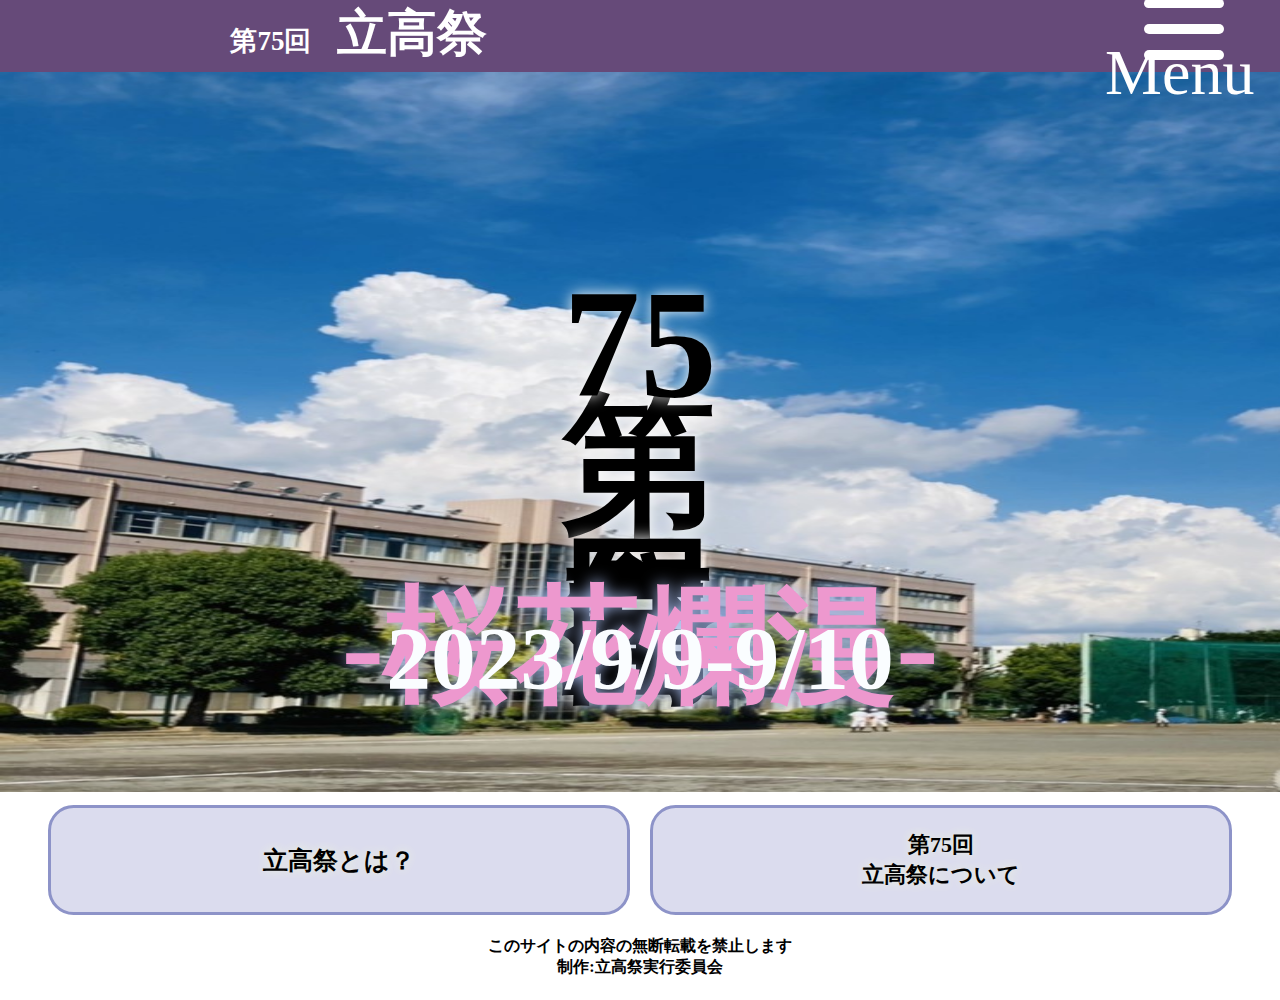
<file: index.html>
<!DOCTYPE html>

<head>
    <meta charset="utf-8">
    <link rel="stylesheet" href="style.css">
    <link rel="icon" href="images/favicon.ico">
    <link rel="apple-touch-icon" sizes="180x180" href="images/apple-touch-icon.png">
    <meta name="viewport"
        content="width=device-width,initial-scale=1.0,minimum-scale=1.0,maximum-scale=1.0,user-scalable=no">
    <script type="text/javascript" src="main.js"></script>

    <title>ホーム-立高祭</title>
</head>

<!-- Google tag (gtag.js) -->
<script async src="https://www.googletagmanager.com/gtag/js?id=G-M7EDTWMFQ1"></script>
<script>
  window.dataLayer = window.dataLayer || [];
  function gtag(){dataLayer.push(arguments);}
  gtag('js', new Date());

  gtag('config', 'G-M7EDTWMFQ1');
</script>

<body>
    <div id="script"></div>
    <span id="js-code"></span>
    <header class="header-box">
        <a href="index.html"><h1 id="header-kai">第75回<span id="header-text">立高祭</span></h1></a>
        <span class="menu_text">Menu</span>
        <!-- ハンバーガーメニュー部分 -->
        <div class="nav">
            <!-- ハンバーガーメニューの表示・非表示を切り替えるチェックボックス -->
            <input id="drawer_input" class="drawer_hidden" type="checkbox">
            <!-- ハンバーガーアイコン -->
            <label for="drawer_input" class="drawer_open"><span></span></label>

            <!-- メニュー -->
            <nav class="nav_content">
                <ul class="nav_list">
                    <li class="nav_item"><a href="whatis.html">立高祭とは？</a></li>
                    <li class="nav_item"><a href="about.html">今年の立高祭</a></li>
                    <li class="nav_item"><a href="map.html">校内マップ</a></li>
                    <li class="nav_item"><a href="detail.html">発表一覧</a></li>
                    <li class="nav_item"><a href="kuchikomi.html">口コミ</a></li>
                    <li class="nav_item"><a href="access.html">アクセス</a></li>
                    <li class="nav_item"><a href="site.html">このサイトについて</a></li>
                    <li class="nav_item"><a href="license.html">利用規約</a></li>
                </ul>
            </nav>
        </div>
    </header>

    <div class="main">
        <img src="images/top_pic.jpg" class="sp_top_img">
        <h1 class="title">第<span>75</span>回立高祭</h1>
        <h2 class="title2">-桜花爛漫-</h2>
        <h3 class="date">2023/9/9-9/10</h3>

        <div class="minicontainer">
            <a class="toha" href="whatis.html">
                <div>
                    <p>立高祭とは？</p>
                </div>
            </a>

            <a class="tuite" href="about.html">
                <div>
                    <p>第75回<br>立高祭について</p>
                </div>
            </a>
        </div>

        <h4>このサイトの内容の無断転載を禁止します
            <br>
            制作:立高祭実行委員会
        </h4>

    </div>

</body>

</html>
</file>
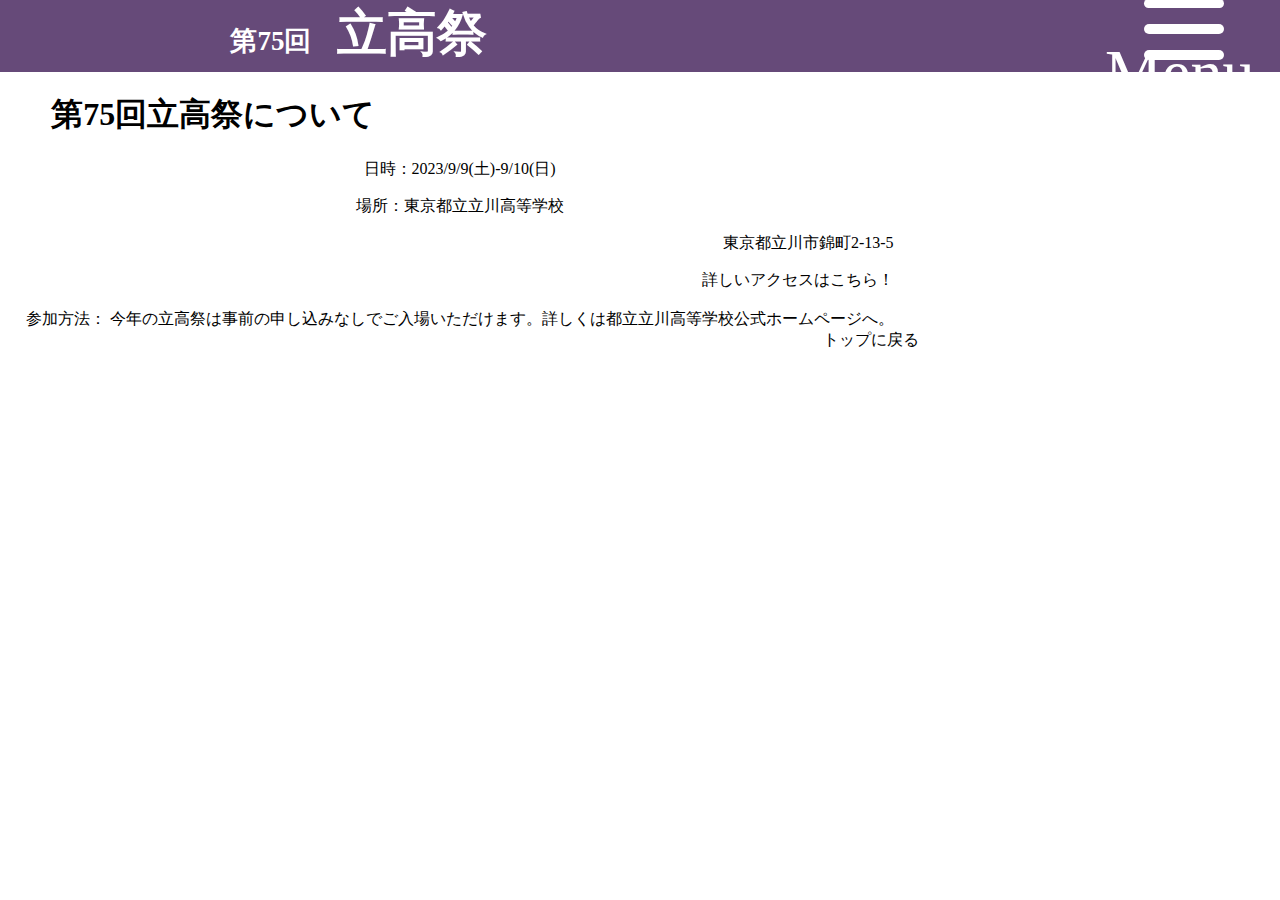
<file: about.html>
<!DOCTYPE html>
<html>

<head>
  <meta charset="utf-8">
  <link rel="stylesheet" href="style.css">
  <link rel="icon" href="images/favicon.ico">
  <link rel="apple-touch-icon" sizes="180x180" href="apple-touch-icon.png">
  <title>立高祭について-立高祭</title>
  <meta name="viewport"
    content="width=device-width,initial-scale=1.0,minimum-scale=1.0,maximum-scale=1.0,user-scalable=no">
</head>

<!-- Google tag (gtag.js) -->
<script async src="https://www.googletagmanager.com/gtag/js?id=G-M7EDTWMFQ1"></script>
<script>
  window.dataLayer = window.dataLayer || [];
  function gtag(){dataLayer.push(arguments);}
  gtag('js', new Date());

  gtag('config', 'G-M7EDTWMFQ1');
</script>

<body style="text-align:center;">
  <header class="header-box">
    <a href="index.html">
      <h1 id="header-kai">第75回<span id="header-text">立高祭</span></h1>
    </a>
    <span class="menu_text">Menu</span>
    <!-- ハンバーガーメニュー部分 -->
    <div class="nav">
      <!-- ハンバーガーメニューの表示・非表示を切り替えるチェックボックス -->
      <input id="drawer_input" class="drawer_hidden" type="checkbox">
      <!-- ハンバーガーアイコン -->
      <label for="drawer_input" class="drawer_open"><span></span></label>

      <!-- メニュー -->
      <nav class="nav_content">
        <ul class="nav_list">
          <li class="nav_item"><a href="whatis.html">立高祭とは？</a></li>
          <li class="nav_item"><a href="about.html">今年の立高祭</a></li>
          <li class="nav_item"><a href="map.html">校内マップ</a></li>
          <li class="nav_item"><a href="detail.html">発表一覧</a></li>
          <li class="nav_item"><a href="access.html">アクセス</a></li>
          <li class="nav_item"><a href="site.html">このサイトについて</a></li>
          <li class="nav_item"><a href="license.html">ライセンス</a></li>
        </ul>
      </nav>
    </div>
  </header>

  <div class="main">
    <h1 class="title_text" style="text-align:left;">第75回立高祭について</h1>

    <div class="container1">
      <p>日時：2023/9/9(土)-9/10(日)</p>
      <p>場所：東京都立立川高等学校</p>
      <p style="text-align:right;">東京都立川市錦町2-13-5</p>

      <div style="text-align:right;"><a href="access.html">詳しいアクセスはこちら！</a></div>
      <br>



      <div class="container2">
        <a class="sanka">
          参加方法：
        </a>
        <a class="tyuuibun">
          今年の立高祭は事前の申し込みなしでご入場いただけます。詳しくは都立立川高等学校公式ホームページへ。
        </a>
      </div>


    </div>


    <div style="text-align:right;">
      <a href="index.html" style="text-decoration: none;">トップに戻る</a>
    </div>

  </div>

</body>

</html>
</file>
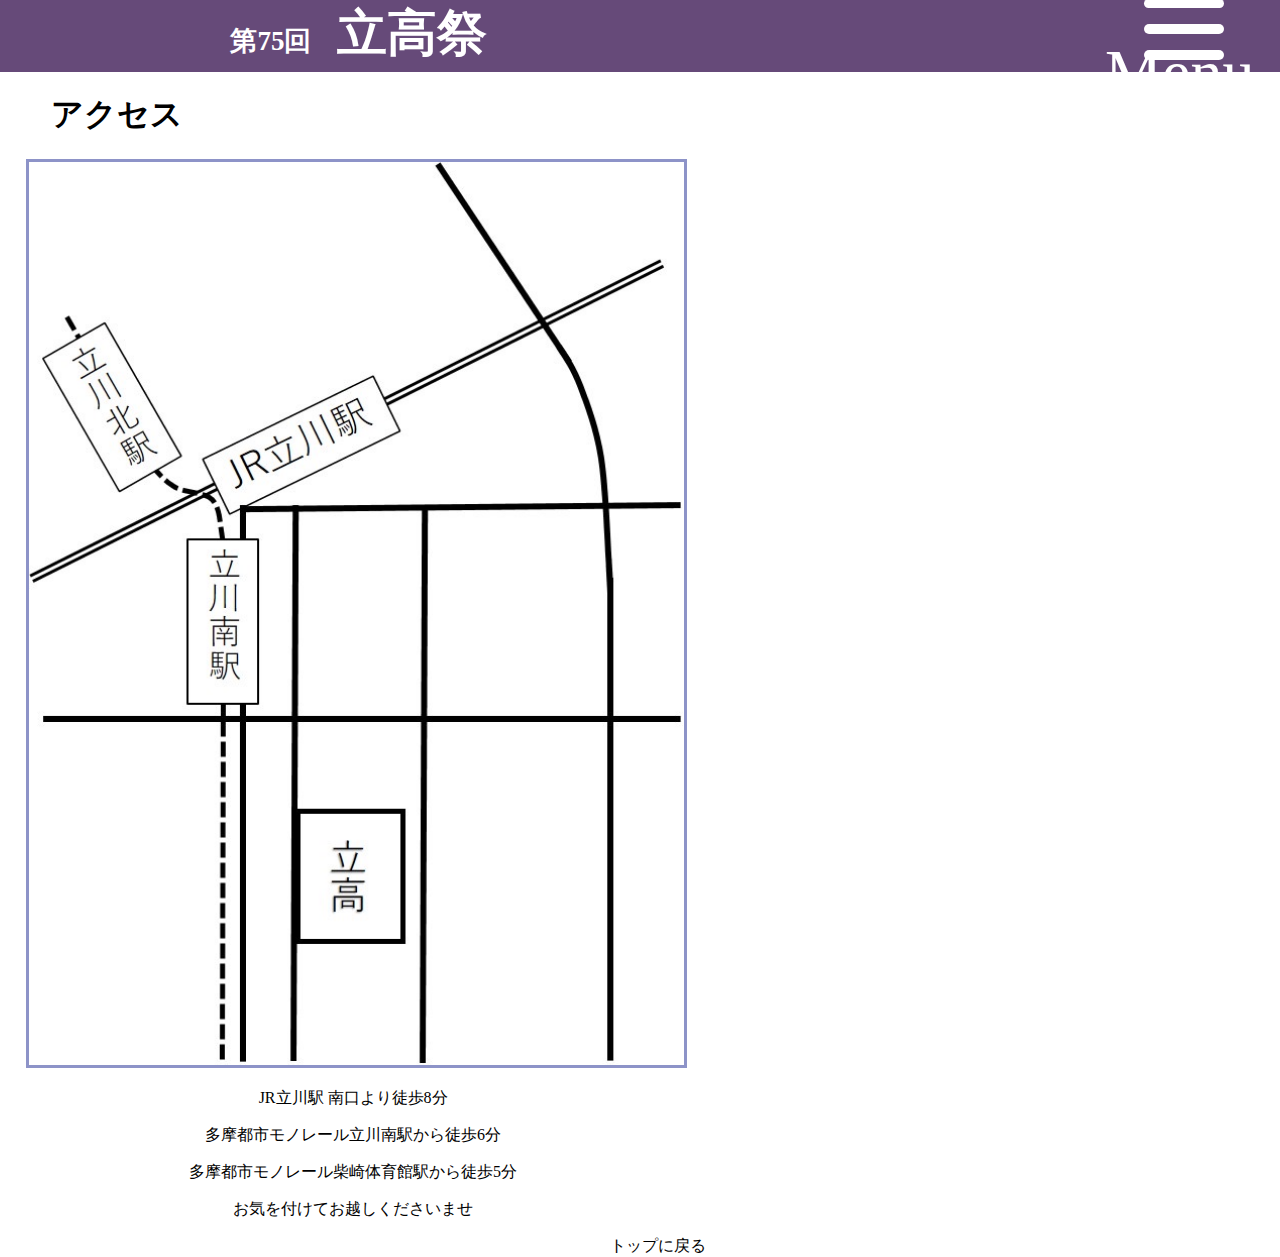
<file: access.html>
<!DOCTYPE html>
<html>

<head>
  <meta charset="utf-8">
  <link rel="stylesheet" href="style.css">
  <link rel="icon" href="images/favicon.ico">
  <link rel="apple-touch-icon" sizes="180x180" href="apple-touch-icon.png">
  <title>アクセス-立高祭</title>
  <meta name="viewport"
    content="width=device-width,initial-scale=1.0,minimum-scale=1.0,maximum-scale=1.0,user-scalable=no">
</head>

<!-- Google tag (gtag.js) -->
<script async src="https://www.googletagmanager.com/gtag/js?id=G-M7EDTWMFQ1"></script>
<script>
  window.dataLayer = window.dataLayer || [];
  function gtag(){dataLayer.push(arguments);}
  gtag('js', new Date());

  gtag('config', 'G-M7EDTWMFQ1');
</script>

<body style="text-align:center;">
  <header class="header-box">
    <a href="index.html">
      <h1 id="header-kai">第75回<span id="header-text">立高祭</span></h1>
    </a>
    <span class="menu_text">Menu</span>
    <!-- ハンバーガーメニュー部分 -->
    <div class="nav">
      <!-- ハンバーガーメニューの表示・非表示を切り替えるチェックボックス -->
      <input id="drawer_input" class="drawer_hidden" type="checkbox">
      <!-- ハンバーガーアイコン -->
      <label for="drawer_input" class="drawer_open"><span></span></label>

      <!-- メニュー -->
      <nav class="nav_content">
        <ul class="nav_list">
          <li class="nav_item"><a href="whatis.html">立高祭とは？</a></li>
          <li class="nav_item"><a href="about.html">今年の立高祭</a></li>
          <li class="nav_item"><a href="map.html">校内マップ</a></li>
          <li class="nav_item"><a href="detail.html">発表一覧</a></li>
          <li class="nav_item"><a href="access.html">アクセス</a></li>
          <li class="nav_item"><a href="site.html">このサイトについて</a></li>
          <li class="nav_item"><a href="license.html">ライセンス</a></li>
        </ul>
      </nav>
    </div>
  </header>

  <div class="main">
    <h1 class="title_text" style="text-align:left;">アクセス</h1>

    <div class="container1">
      <img src="images/map.jpg"
        style="width:100%; border-width: 3px; border-style: solid; border-color: #8d93c8;"></img>
      <p>JR立川駅 南口より徒歩8分</p>
      <p>多摩都市モノレール立川南駅から徒歩6分</p>
      <p>多摩都市モノレール柴崎体育館駅から徒歩5分</p>
      <p>お気を付けてお越しくださいませ</p>


    </div>

    <div style="text-align:right;">
      <a href="index.html" style="text-decoration: none;">トップに戻る</a>
    </div>

  </div>

</body>

</html>
</file>
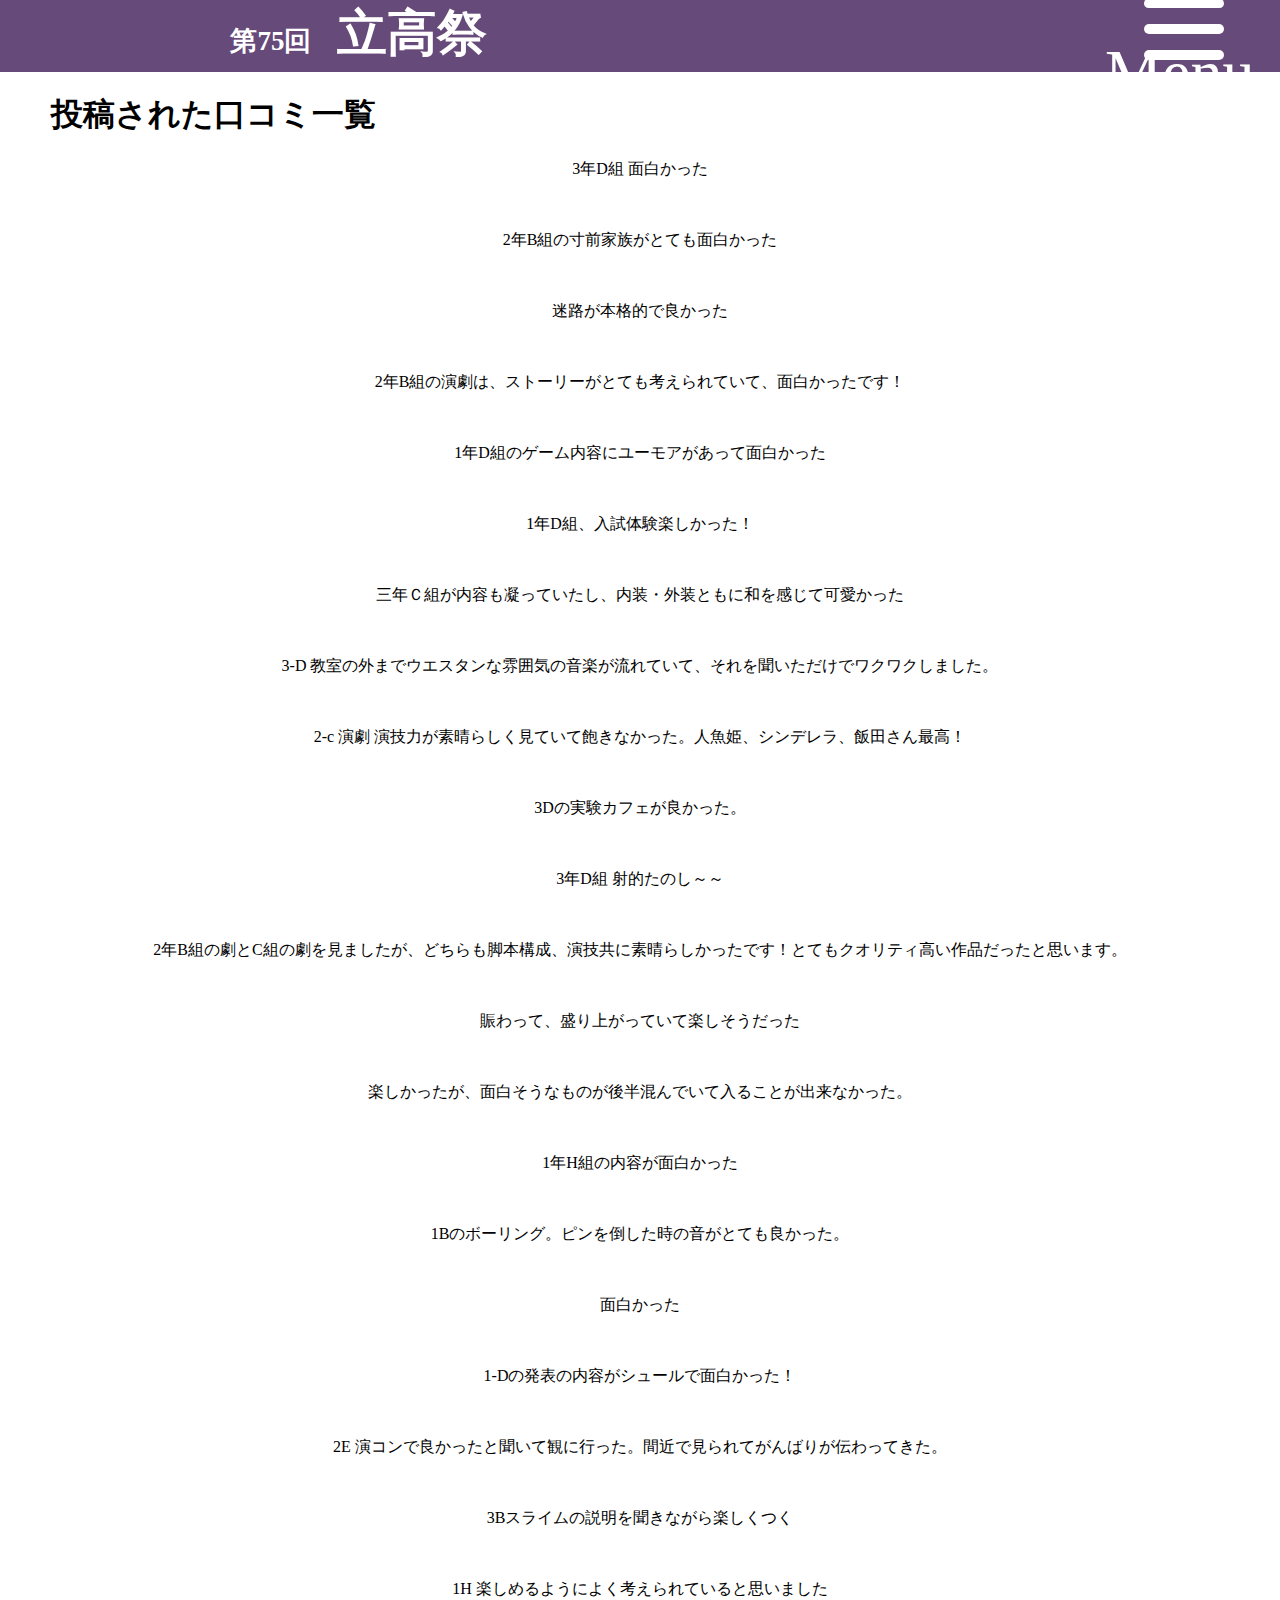
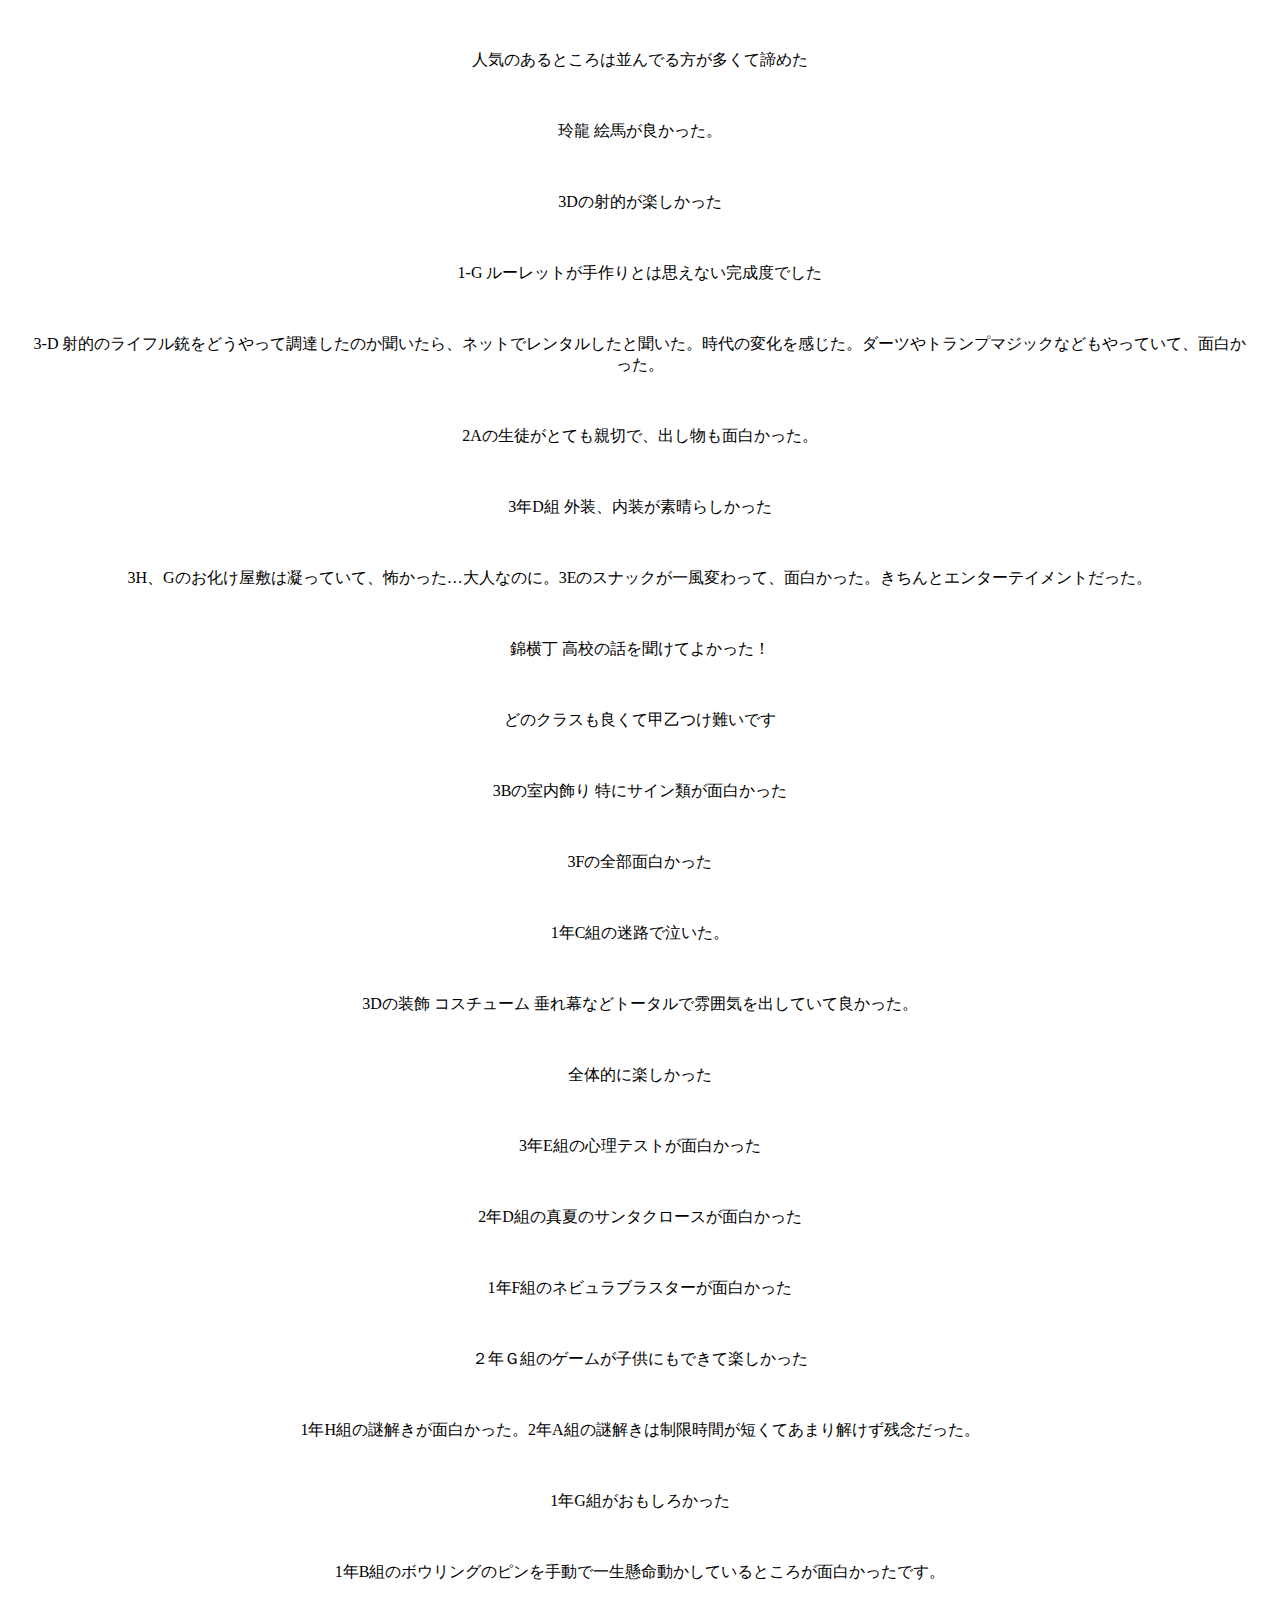
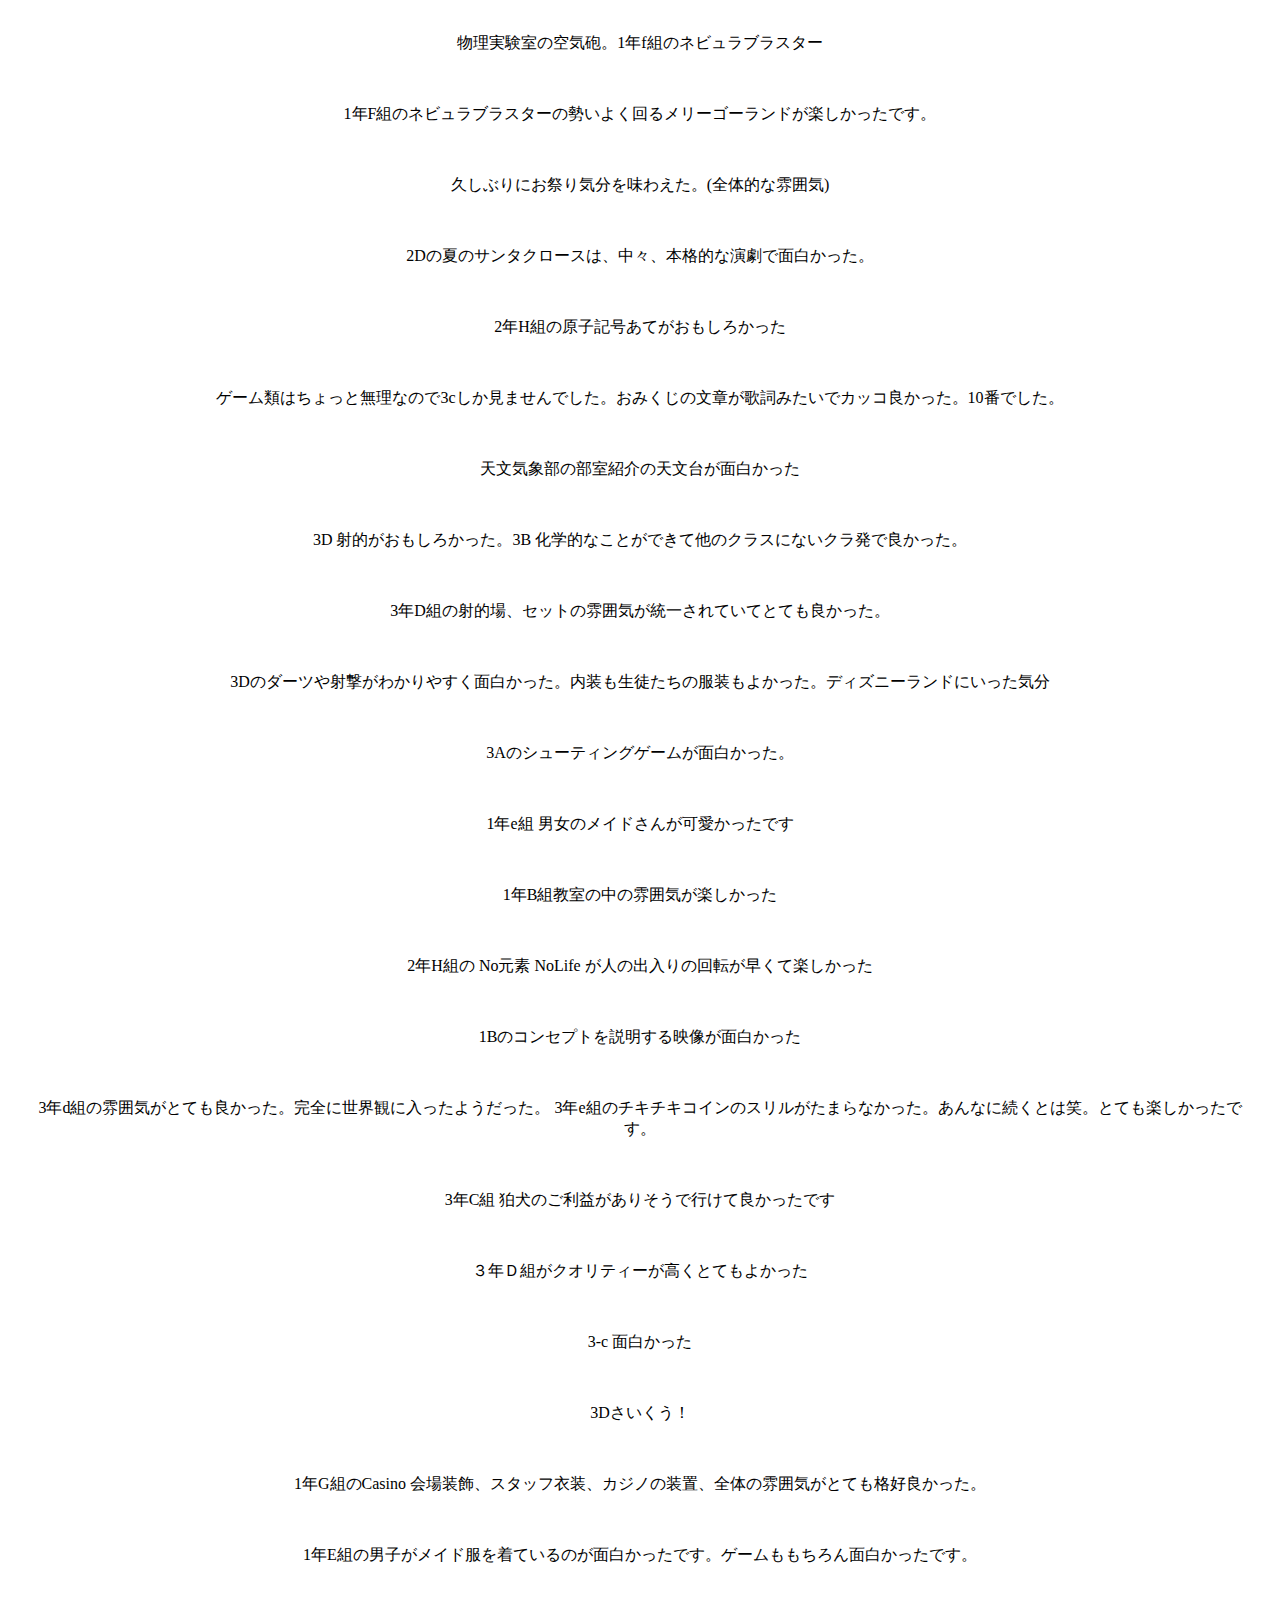
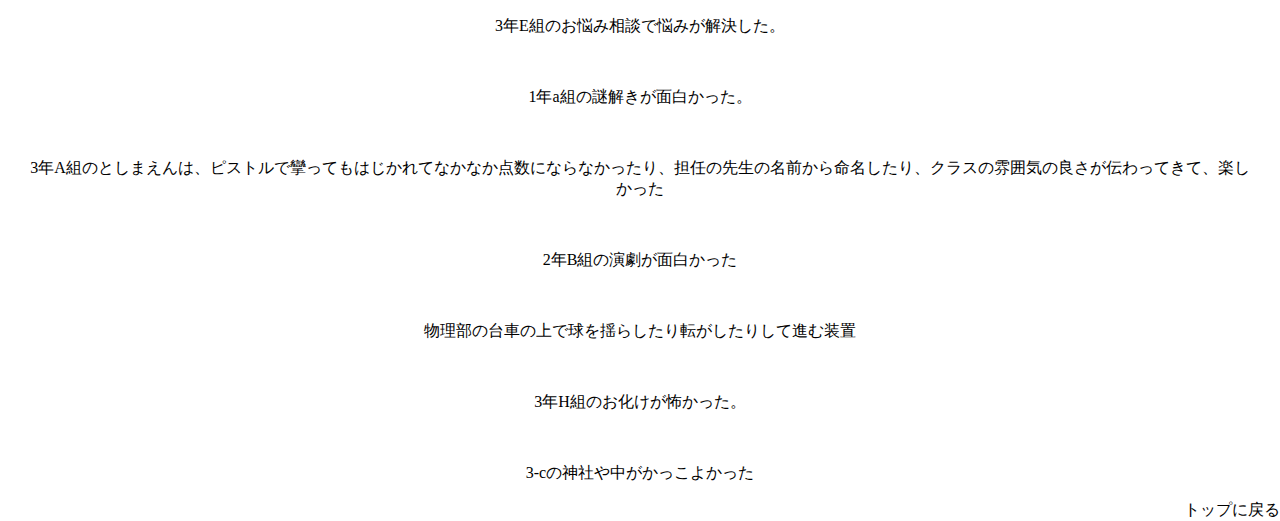
<file: kuchikomi.html>
<!DOCTYPE html>
<html>

<head>
  <meta charset="utf-8">
  <link rel="stylesheet" href="style.css">
  <link rel="icon" href="images/favicon.ico">
  <link rel="apple-touch-icon" sizes="180x180" href="apple-touch-icon.png">
  <title>このサイトについて-立高祭</title>
  <meta name="viewport"
    content="width=device-width,initial-scale=1.0,minimum-scale=1.0,maximum-scale=1.0,user-scalable=no">
</head>

<!-- Google tag (gtag.js) -->
<script async src="https://www.googletagmanager.com/gtag/js?id=G-M7EDTWMFQ1"></script>
<script>
  window.dataLayer = window.dataLayer || [];
  function gtag(){dataLayer.push(arguments);}
  gtag('js', new Date());

  gtag('config', 'G-M7EDTWMFQ1');
</script>

<body style="text-align:center;">
  <header class="header-box">
    <a href="index.html">
      <h1 id="header-kai">第75回<span id="header-text">立高祭</span></h1>
    </a>
    <span class="menu_text">Menu</span>
    <!-- ハンバーガーメニュー部分 -->
    <div class="nav">
      <!-- ハンバーガーメニューの表示・非表示を切り替えるチェックボックス -->
      <input id="drawer_input" class="drawer_hidden" type="checkbox">
      <!-- ハンバーガーアイコン -->
      <label for="drawer_input" class="drawer_open"><span></span></label>

      <!-- メニュー -->
      <nav class="nav_content">
        <ul class="nav_list">
          <li class="nav_item"><a href="whatis.html">立高祭とは？</a></li>
          <li class="nav_item"><a href="about.html">今年の立高祭</a></li>
          <li class="nav_item"><a href="map.html">校内マップ</a></li>
          <li class="nav_item"><a href="detail.html">発表一覧</a></li>
          <li class="nav_item"><a href="access.html">アクセス</a></li>
          <li class="nav_item"><a href="site.html">このサイトについて</a></li>
          <li class="nav_item"><a href="license.html">利用規約</a></li>
        </ul>
      </nav>
    </div>
  </header>

  <div class="main">
    <h1 class="title_text" style="text-align:left;">投稿された口コミ一覧</h1>

    <div class="container1">
        3年D組 面白かった</p><br>

        <p>2年B組の寸前家族がとても面白かった</p><br>
        
        <p>迷路が本格的で良かった</p><br>
        
        <p>2年B組の演劇は、ストーリーがとても考えられていて、面白かったです！</p><br>
        
        <p>1年D組のゲーム内容にユーモアがあって面白かった</p><br>
        
        <p>1年D組、入試体験楽しかった！</p><br>
        
        <p>三年Ｃ組が内容も凝っていたし、内装・外装ともに和を感じて可愛かった</p><br>
        
        <p>3-D 教室の外までウエスタンな雰囲気の音楽が流れていて、それを聞いただけでワクワクしました。</p><br>
        
        <p>2-c 演劇 演技力が素晴らしく見ていて飽きなかった。人魚姫、シンデレラ、飯田さん最高！</p><br>
        
        <p>3Dの実験カフェが良かった。</p><br>
        
        <p>3年D組  射的たのし～～</p><br>
        
        <p>2年B組の劇とC組の劇を見ましたが、どちらも脚本構成、演技共に素晴らしかったです！とてもクオリティ高い作品だったと思います。</p><br>
        
        <p>賑わって、盛り上がっていて楽しそうだった</p><br>
        
        <p>楽しかったが、面白そうなものが後半混んでいて入ることが出来なかった。</p><br>
        
        <p>1年H組の内容が面白かった</p><br>
        
        <p>1Bのボーリング。ピンを倒した時の音がとても良かった。</p><br>
        
        <p>面白かった</p><br>
        
        <p>1-Dの発表の内容がシュールで面白かった！</p><br>
        
        <p>2E  演コンで良かったと聞いて観に行った。間近で見られてがんばりが伝わってきた。</p><br>
        
        <p>3Bスライムの説明を聞きながら楽しくつく</p><br>
        
        <p>1H 楽しめるようによく考えられていると思いました</p><br>
        
        <p>人気のあるところは並んでる方が多くて諦めた</p><br>
        
        <p>玲龍 絵馬が良かった。</p><br>
        
        <p>3Dの射的が楽しかった</p><br>
        
        <p>1-G ルーレットが手作りとは思えない完成度でした</p><br>
        
        <p>3-D 射的のライフル銃をどうやって調達したのか聞いたら、ネットでレンタルしたと聞いた。時代の変化を感じた。ダーツやトランプマジックなどもやっていて、面白かった。</p><br>
        
        <p>2Aの生徒がとても親切で、出し物も面白かった。</p><br>
        
        <p>3年D組 外装、内装が素晴らしかった</p><br>
        
        <p>3H、Gのお化け屋敷は凝っていて、怖かった…大人なのに。3Eのスナックが一風変わって、面白かった。きちんとエンターテイメントだった。</p><br>
        
        <p>錦横丁  高校の話を聞けてよかった！</p><br>
        
        <p>どのクラスも良くて甲乙つけ難いです</p><br>
        
        <p>3Bの室内飾り 特にサイン類が面白かった</p><br>
        
        <p>3Fの全部面白かった</p><br>
        
        <p>1年C組の迷路で泣いた。</p><br>
        
        <p>3Dの装飾 コスチューム 垂れ幕などトータルで雰囲気を出していて良かった。</p><br>
        
        <p>全体的に楽しかった</p><br>
        
        <p>3年E組の心理テストが面白かった</p><br>
        
        <p>2年D組の真夏のサンタクロースが面白かった</p><br>
        
        <p>1年F組のネビュラブラスターが面白かった</p><br>
        
        <p>２年Ｇ組のゲームが子供にもできて楽しかった</p><br>
        
        <p>1年H組の謎解きが面白かった。2年A組の謎解きは制限時間が短くてあまり解けず残念だった。</p><br>
        
        <p>1年G組がおもしろかった</p><br>
        
        <p>1年B組のボウリングのピンを手動で一生懸命動かしているところが面白かったです。</p><br>
        
        <p>物理実験室の空気砲。1年f組のネビュラブラスター</p><br>
        
        <p>1年F組のネビュラブラスターの勢いよく回るメリーゴーランドが楽しかったです。</p><br>
        
        <p>久しぶりにお祭り気分を味わえた。(全体的な雰囲気)</p><br>
        
        <p>2Dの夏のサンタクロースは、中々、本格的な演劇で面白かった。</p><br>
        
        <p>2年H組の原子記号あてがおもしろかった</p><br>
        
        <p>ゲーム類はちょっと無理なので3cしか見ませんでした。おみくじの文章が歌詞みたいでカッコ良かった。10番でした。</p><br>
        
        <p>天文気象部の部室紹介の天文台が面白かった</p><br>
        
        <p>3D 射的がおもしろかった。3B 化学的なことができて他のクラスにないクラ発で良かった。</p><br>
        
        <p>3年D組の射的場、セットの雰囲気が統一されていてとても良かった。</p><br>
        
        <p>3Dのダーツや射撃がわかりやすく面白かった。内装も生徒たちの服装もよかった。ディズニーランドにいった気分</p><br>
        
        <p>3Aのシューティングゲームが面白かった。</p><br>
        
        <p>1年e組 男女のメイドさんが可愛かったです</p><br>
        
        <p>1年B組教室の中の雰囲気が楽しかった</p><br>
        
        <p>2年H組の No元素 NoLife が人の出入りの回転が早くて楽しかった</p><br>
        
        <p>1Bのコンセプトを説明する映像が面白かった</p><br>
        
        <p>3年d組の雰囲気がとても良かった。完全に世界観に入ったようだった。    3年e組のチキチキコインのスリルがたまらなかった。あんなに続くとは笑。とても楽しかったです。</p><br>
        
        <p>3年C組 狛犬のご利益がありそうで行けて良かったです</p><br>
        
        <p>３年Ｄ組がクオリティーが高くとてもよかった</p><br>
        
        <p>3-c 面白かった</p><br>
        
        <p>3Dさいくう！</p><br>
        
        <p>1年G組のCasino 会場装飾、スタッフ衣装、カジノの装置、全体の雰囲気がとても格好良かった。</p><br>
        
        <p>1年E組の男子がメイド服を着ているのが面白かったです。ゲームももちろん面白かったです。</p><br>
        
        <p>3年E組のお悩み相談で悩みが解決した。</p><br>
        
        <p>1年a組の謎解きが面白かった。</p><br>
        
        <p>3年A組のとしまえんは、ピストルで攣ってもはじかれてなかなか点数にならなかったり、担任の先生の名前から命名したり、クラスの雰囲気の良さが伝わってきて、楽しかった</p><br>
        
        <p>2年B組の演劇が面白かった</p><br>
        
        <p>物理部の台車の上で球を揺らしたり転がしたりして進む装置</p><br>
        
        <p>3年H組のお化けが怖かった。</p><br>
        
        <p>3-cの神社や中がかっこよかった

    </div>


    <div style="text-align:right;">
      <a href="index.html" style="text-decoration: none;">トップに戻る</a>
    </div>

  </div>

</body>

</html>
</file>
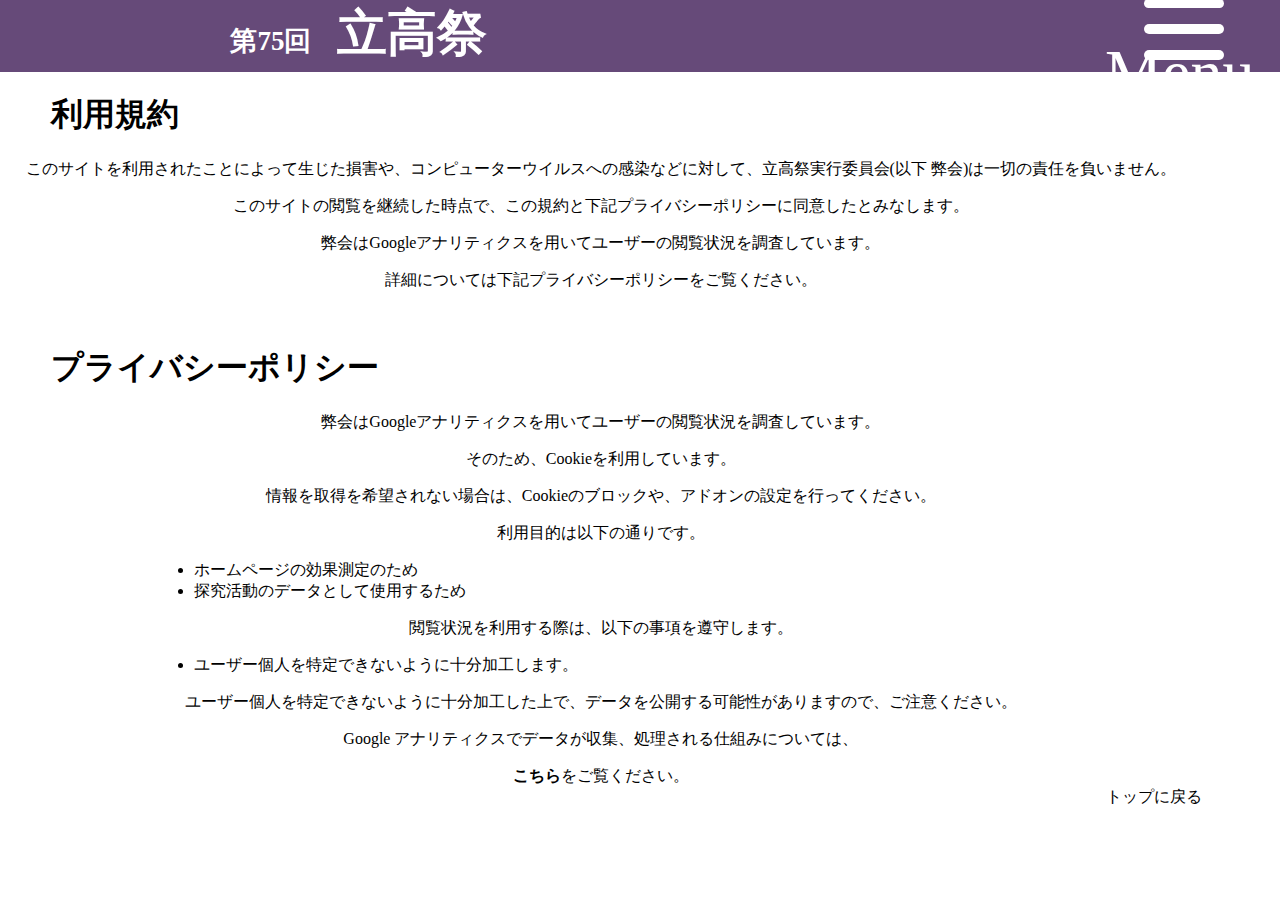
<file: license.html>
<!DOCTYPE html>
<html>

<head>
  <meta charset="utf-8">
  <link rel="stylesheet" href="style.css">
  <link rel="icon" href="images/favicon.ico">
  <link rel="apple-touch-icon" sizes="180x180" href="apple-touch-icon.png">
  <title>立高祭について-立高祭</title>
  <meta name="viewport"
    content="width=device-width,initial-scale=1.0,minimum-scale=1.0,maximum-scale=1.0,user-scalable=no">
</head>

<!-- Google tag (gtag.js) -->
<script async src="https://www.googletagmanager.com/gtag/js?id=G-M7EDTWMFQ1"></script>
<script>
  window.dataLayer = window.dataLayer || [];
  function gtag() { dataLayer.push(arguments); }
  gtag('js', new Date());

  gtag('config', 'G-M7EDTWMFQ1');
</script>

<body style="text-align:center;">
  <header class="header-box">
    <a href="index.html">
      <h1 id="header-kai">第75回<span id="header-text">立高祭</span></h1>
    </a>
    <span class="menu_text">Menu</span>
    <!-- ハンバーガーメニュー部分 -->
    <div class="nav">
      <!-- ハンバーガーメニューの表示・非表示を切り替えるチェックボックス -->
      <input id="drawer_input" class="drawer_hidden" type="checkbox">
      <!-- ハンバーガーアイコン -->
      <label for="drawer_input" class="drawer_open"><span></span></label>

      <!-- メニュー -->
      <nav class="nav_content">
        <ul class="nav_list">
          <li class="nav_item"><a href="whatis.html">立高祭とは？</a></li>
          <li class="nav_item"><a href="about.html">今年の立高祭</a></li>
          <li class="nav_item"><a href="map.html">校内マップ</a></li>
          <li class="nav_item"><a href="detail.html">発表一覧</a></li>
          <li class="nav_item"><a href="access.html">アクセス</a></li>
          <li class="nav_item"><a href="site.html">このサイトについて</a></li>
          <li class="nav_item"><a href="license.html">ライセンス</a></li>
        </ul>
      </nav>
    </div>
  </header>

  <div class="main">
    <h1 class="title_text" style="text-align:left;">利用規約</h1>

    <div class="container1">
      <p>このサイトを利用されたことによって生じた損害や、コンピューターウイルスへの感染などに対して、立高祭実行委員会(以下 弊会)は一切の責任を負いません。</p>
      <p>このサイトの閲覧を継続した時点で、この規約と下記プライバシーポリシーに同意したとみなします。</p>
      <p>弊会はGoogleアナリティクスを用いてユーザーの閲覧状況を調査しています。</p>
      <p>詳細については下記プライバシーポリシーをご覧ください。</p>
      <br>
    </div>

    <h1 class="title_text" style="text-align:left;">プライバシーポリシー</h1>

    <div class="container1">
      <p>弊会はGoogleアナリティクスを用いてユーザーの閲覧状況を調査しています。</p>
      <p>そのため、Cookieを利用しています。</p>
      <p>情報を取得を希望されない場合は、Cookieのブロックや、アドオンの設定を行ってください。</p>
      <p>利用目的は以下の通りです。</p>

      <ul class="kiyaku_koumoku">
        <li>ホームページの効果測定のため</li>
        <li>探究活動のデータとして使用するため</li>
      </ul>


      <p>閲覧状況を利用する際は、以下の事項を遵守します。</p>
      <ul class="kiyaku_koumoku">
        <li>ユーザー個人を特定できないように十分加工します。</li>
      </ul>

      <p>ユーザー個人を特定できないように十分加工した上で、データを公開する可能性がありますので、ご注意ください。</p>

      <p>Google アナリティクスでデータが収集、処理される仕組みについては、</p>
      <span><a href="https://policies.google.com/technologies/partner-sites?hl=ja"
          style="font-weight: bold; text-decoration: blueviolet;">こちら</a>をご覧ください。</span>
    </div>


    <div style="text-align:right;">
      <a href="index.html" style="text-decoration: none;">トップに戻る</a>
    </div>

  </div>

</body>

</html>
</file>
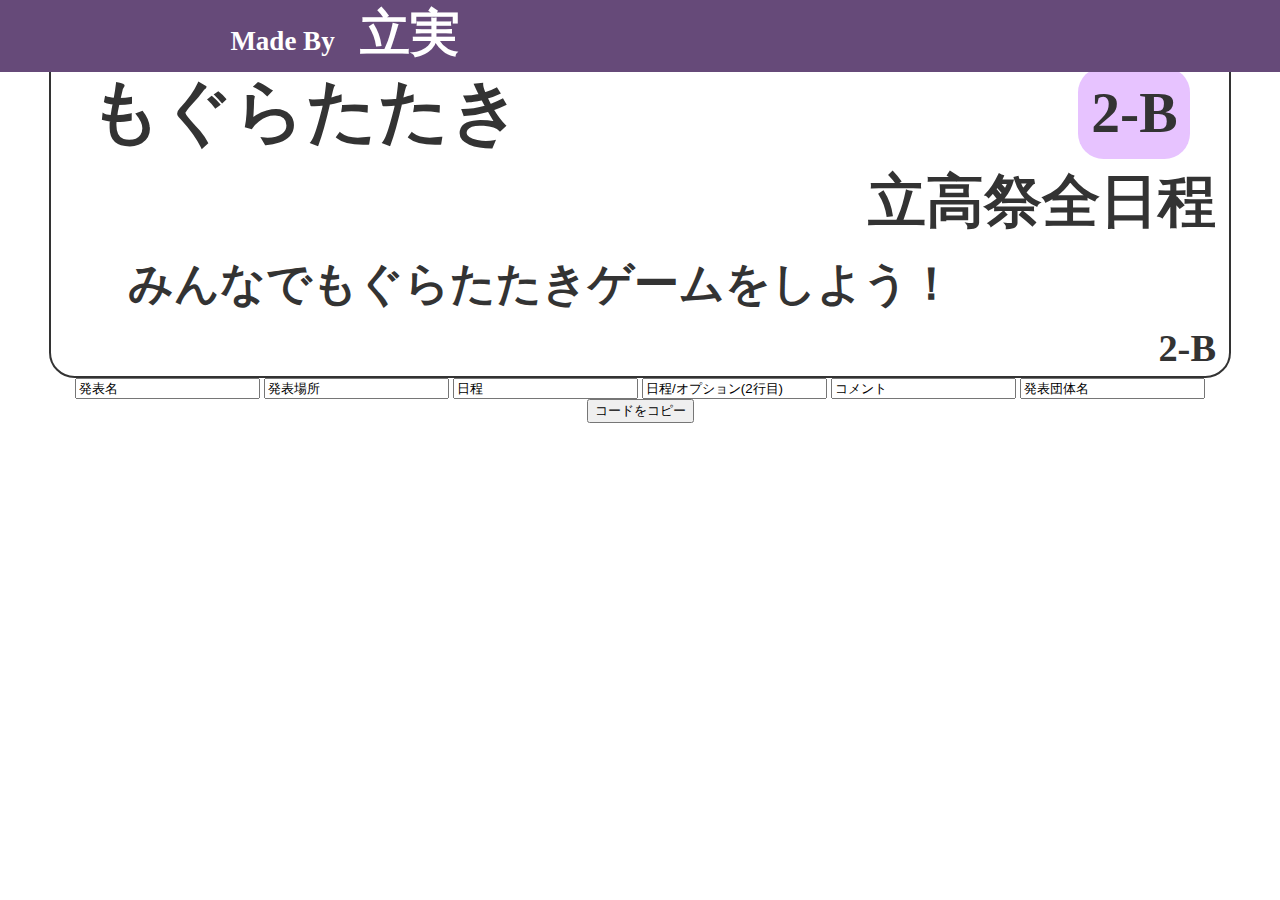
<file: make.html>
<!DOCTYPE html>
<html>
<head>
<meta charset="utf-8">
<link rel="stylesheet" href="style.css">
<link rel="icon" href="images/favicon.ico">
<link rel="apple-touch-icon" sizes="180x180" href="images/apple-touch-icon.png">
<meta name="viewport" content="width=device-width,initial-scale=1.0,minimum-scale=1.0,maximum-scale=1.0,user-scalable=no">
<script type="text/javascript" src="main.js"></script>

<title>マップ詳細作成ページ</title>
</head>

<body>
    <header class="header-box">
        <h1 id="header-kai">Made By<span><a href="" id="header-text">立実</a></span></h1>
        <div class="nav">
        <input id="drawer_input" class="drawer_hidden" type="checkbox">
   
        </div>
    </header>
    <div style="margin-top: 3vh;"></div>
    <div id="htmlcode">

    <div id="2B"></div>
    <div class="container">
        <div class="place_name_box">
            <span class="kikaku_name" id="form_kikaku_name">もぐらたたき</span>
            <span class="place_name" id="form_place_name">2-B</span>
        </div>
        <h6 class="time" id="form_time">立高祭全日程</h6>
        <h6 class="time" id="form_time2"></h6>
        <div class="syokai">
            <h5 class="naiyou" id="form_naiyou">みんなでもぐらたたきゲームをしよう！</h5>
        </div>
        <h4 class="dantai_name" id="form_dantai_name">2-B</h4>
    </div>
    
    </div>

    <form id="form_test">    
        <input type="text" name ="input_form_kikaku_name" value="発表名">
        <input type="text" name ="input_form_place_name" value="発表場所">
        <input type="text" name ="input_form_time" value="日程">
        <input type="text" name ="input_form_time2" value="日程/オプション(2行目)">
        <input type="text" name ="input_form_naiyou" value="コメント">
        <input type="text" name ="input_form_dantai_name" value="発表団体名">
    </form>

    <button onClick="getElement();">コードをコピー</button>

    <script>
        //I used code from this page https://qiita.com/furukouji/items/c45e0bc0606d9501c640 thank you!
        const form_kikaku_name_value = document.forms.form_test.input_form_kikaku_name;
        form_kikaku_name_value.addEventListener('input',()=>{
            let input_kikaku_name  = document.getElementById('form_kikaku_name');
            input_kikaku_name.textContent = form_kikaku_name_value.value
        })

        const form_place_name_value = document.forms.form_test.input_form_place_name; 
        form_place_name_value.addEventListener('input',()=>{
            let input_place_name  = document.getElementById('form_place_name');
            input_place_name.textContent = form_place_name_value.value
        })

        const form_time_value = document.forms.form_test.input_form_time; 
        form_time_value.addEventListener('input',()=>{
            let input_time  = document.getElementById('form_time');
            input_time.textContent = form_time_value.value
        })

        const form_time2_value = document.forms.form_test.input_form_time2; 
        form_time2_value.addEventListener('input',()=>{
            let input_time2  = document.getElementById('form_time2');
            input_time2.textContent = form_time2_value.value
        })

        const form_naiyou_value = document.forms.form_test.input_form_naiyou; 
        form_naiyou_value.addEventListener('input',()=>{
            let input_naiyou  = document.getElementById('form_naiyou');
            input_naiyou.textContent = form_naiyou_value.value
        })

        const form_dantai_name_value = document.forms.form_test.input_form_dantai_name; 
        form_dantai_name_value.addEventListener('input',()=>{
            let input_dantai_name  = document.getElementById('form_dantai_name');
            input_dantai_name.textContent = form_dantai_name_value.value
        })

        function getElement(){
        let element = document.getElementById('htmlcode');
        navigator.clipboard.writeText(element.outerHTML)
        }
    </script>
</body>
</html>
</file>
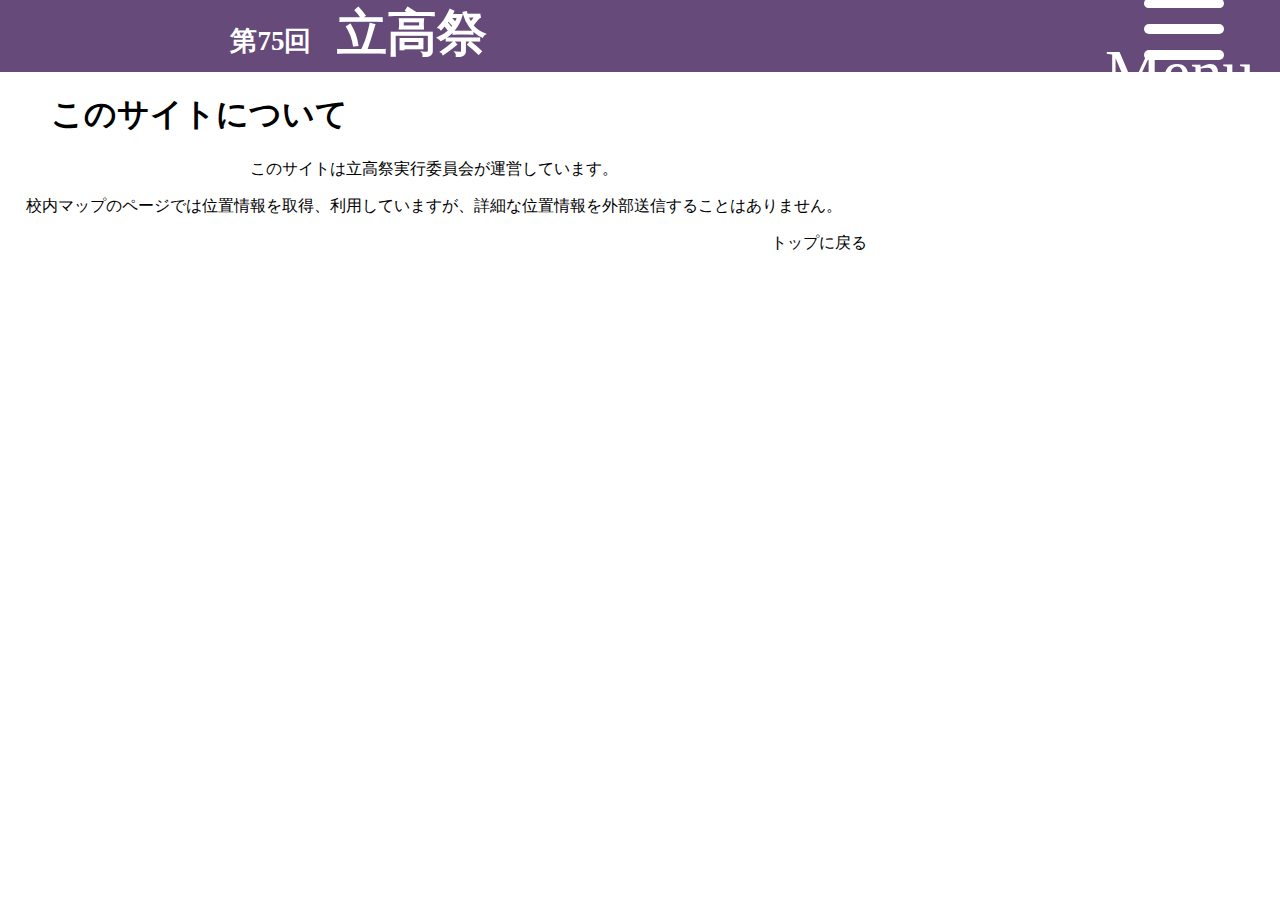
<file: site.html>
<!DOCTYPE html>
<html>

<head>
  <meta charset="utf-8">
  <link rel="stylesheet" href="style.css">
  <link rel="icon" href="images/favicon.ico">
  <link rel="apple-touch-icon" sizes="180x180" href="apple-touch-icon.png">
  <title>このサイトについて-立高祭</title>
  <meta name="viewport"
    content="width=device-width,initial-scale=1.0,minimum-scale=1.0,maximum-scale=1.0,user-scalable=no">
</head>

<!-- Google tag (gtag.js) -->
<script async src="https://www.googletagmanager.com/gtag/js?id=G-M7EDTWMFQ1"></script>
<script>
  window.dataLayer = window.dataLayer || [];
  function gtag(){dataLayer.push(arguments);}
  gtag('js', new Date());

  gtag('config', 'G-M7EDTWMFQ1');
</script>

<body style="text-align:center;">
  <header class="header-box">
    <a href="index.html">
      <h1 id="header-kai">第75回<span id="header-text">立高祭</span></h1>
    </a>
    <span class="menu_text">Menu</span>
    <!-- ハンバーガーメニュー部分 -->
    <div class="nav">
      <!-- ハンバーガーメニューの表示・非表示を切り替えるチェックボックス -->
      <input id="drawer_input" class="drawer_hidden" type="checkbox">
      <!-- ハンバーガーアイコン -->
      <label for="drawer_input" class="drawer_open"><span></span></label>

      <!-- メニュー -->
      <nav class="nav_content">
        <ul class="nav_list">
          <li class="nav_item"><a href="whatis.html">立高祭とは？</a></li>
          <li class="nav_item"><a href="about.html">今年の立高祭</a></li>
          <li class="nav_item"><a href="map.html">校内マップ</a></li>
          <li class="nav_item"><a href="detail.html">発表一覧</a></li>
          <li class="nav_item"><a href="access.html">アクセス</a></li>
          <li class="nav_item"><a href="site.html">このサイトについて</a></li>
          <li class="nav_item"><a href="license.html">利用規約</a></li>
        </ul>
      </nav>
    </div>
  </header>

  <div class="main">
    <h1 class="title_text" style="text-align:left;">このサイトについて</h1>

    <div class="container1">
      <p>このサイトは立高祭実行委員会が運営しています。</p>
      <p>校内マップのページでは位置情報を取得、利用していますが、詳細な位置情報を外部送信することはありません。</p>

    </div>


    <div style="text-align:right;">
      <a href="index.html" style="text-decoration: none;">トップに戻る</a>
    </div>

  </div>

</body>

</html>
</file>
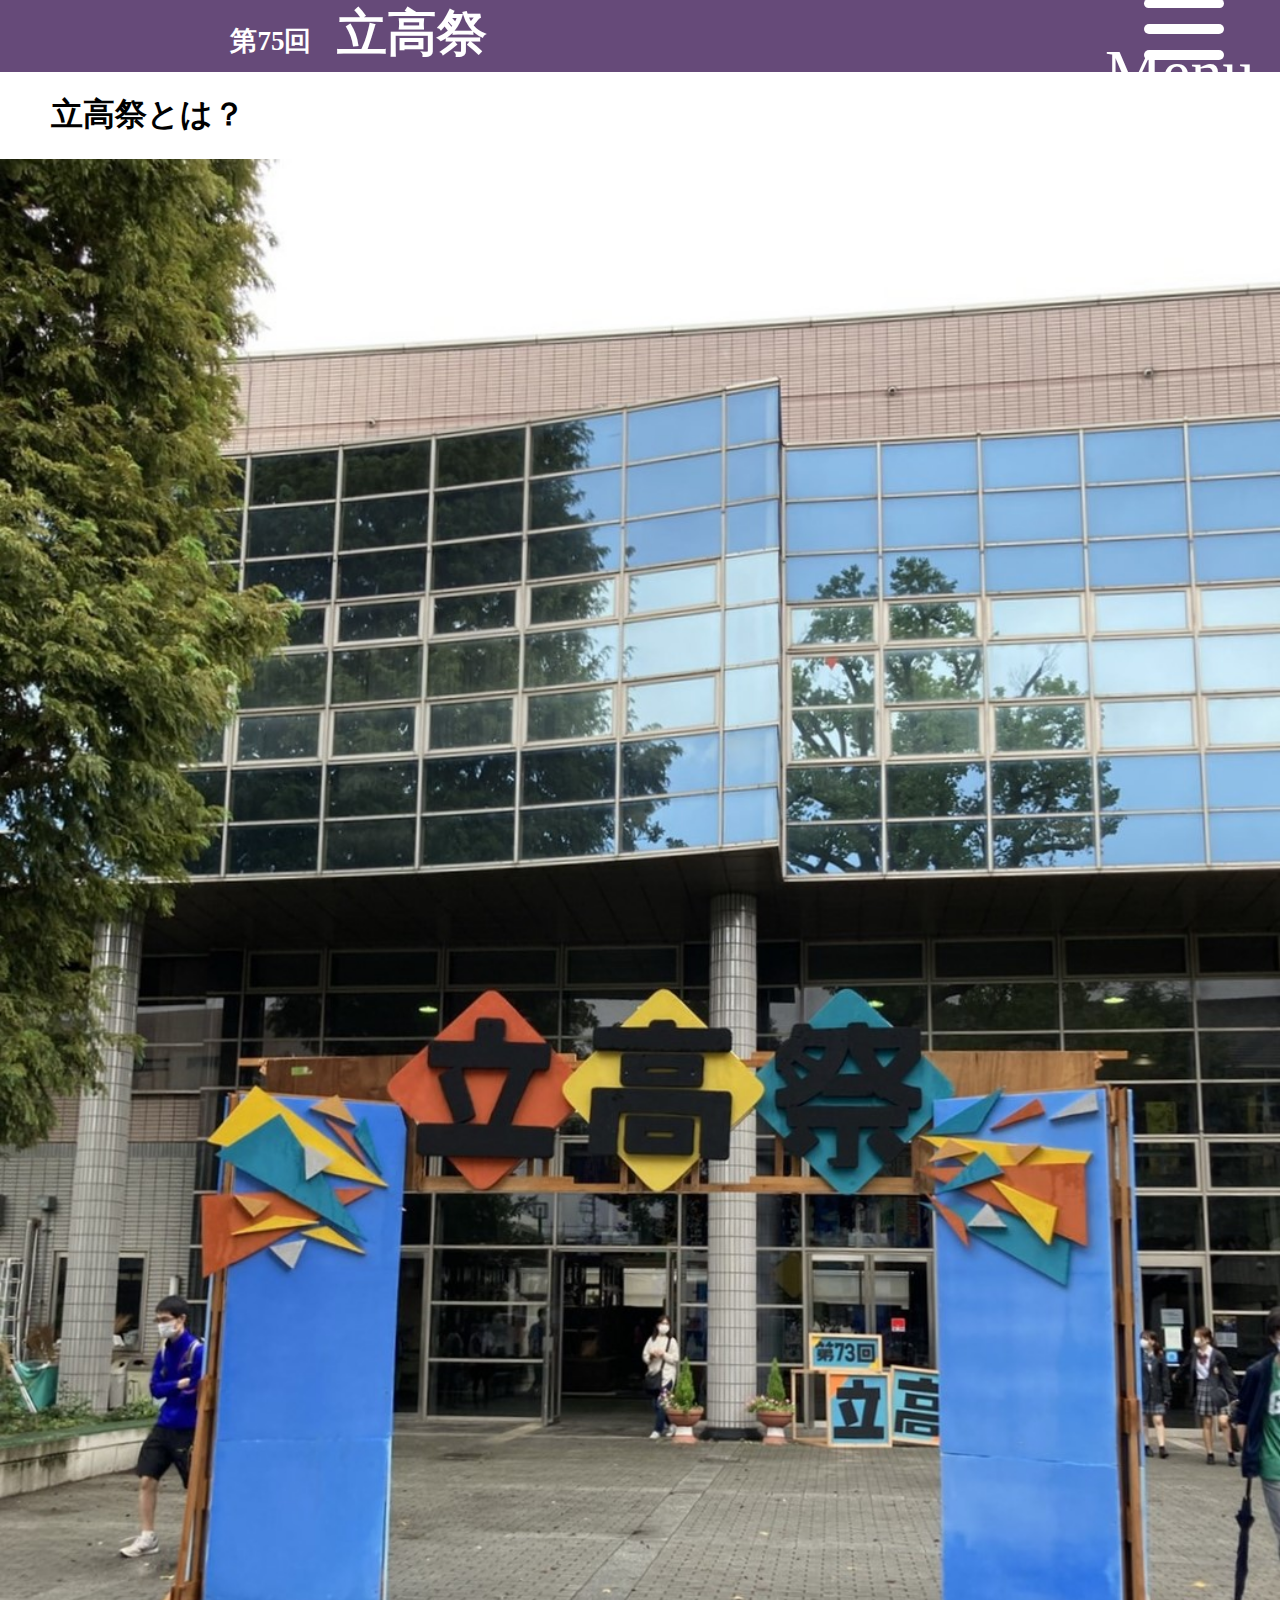
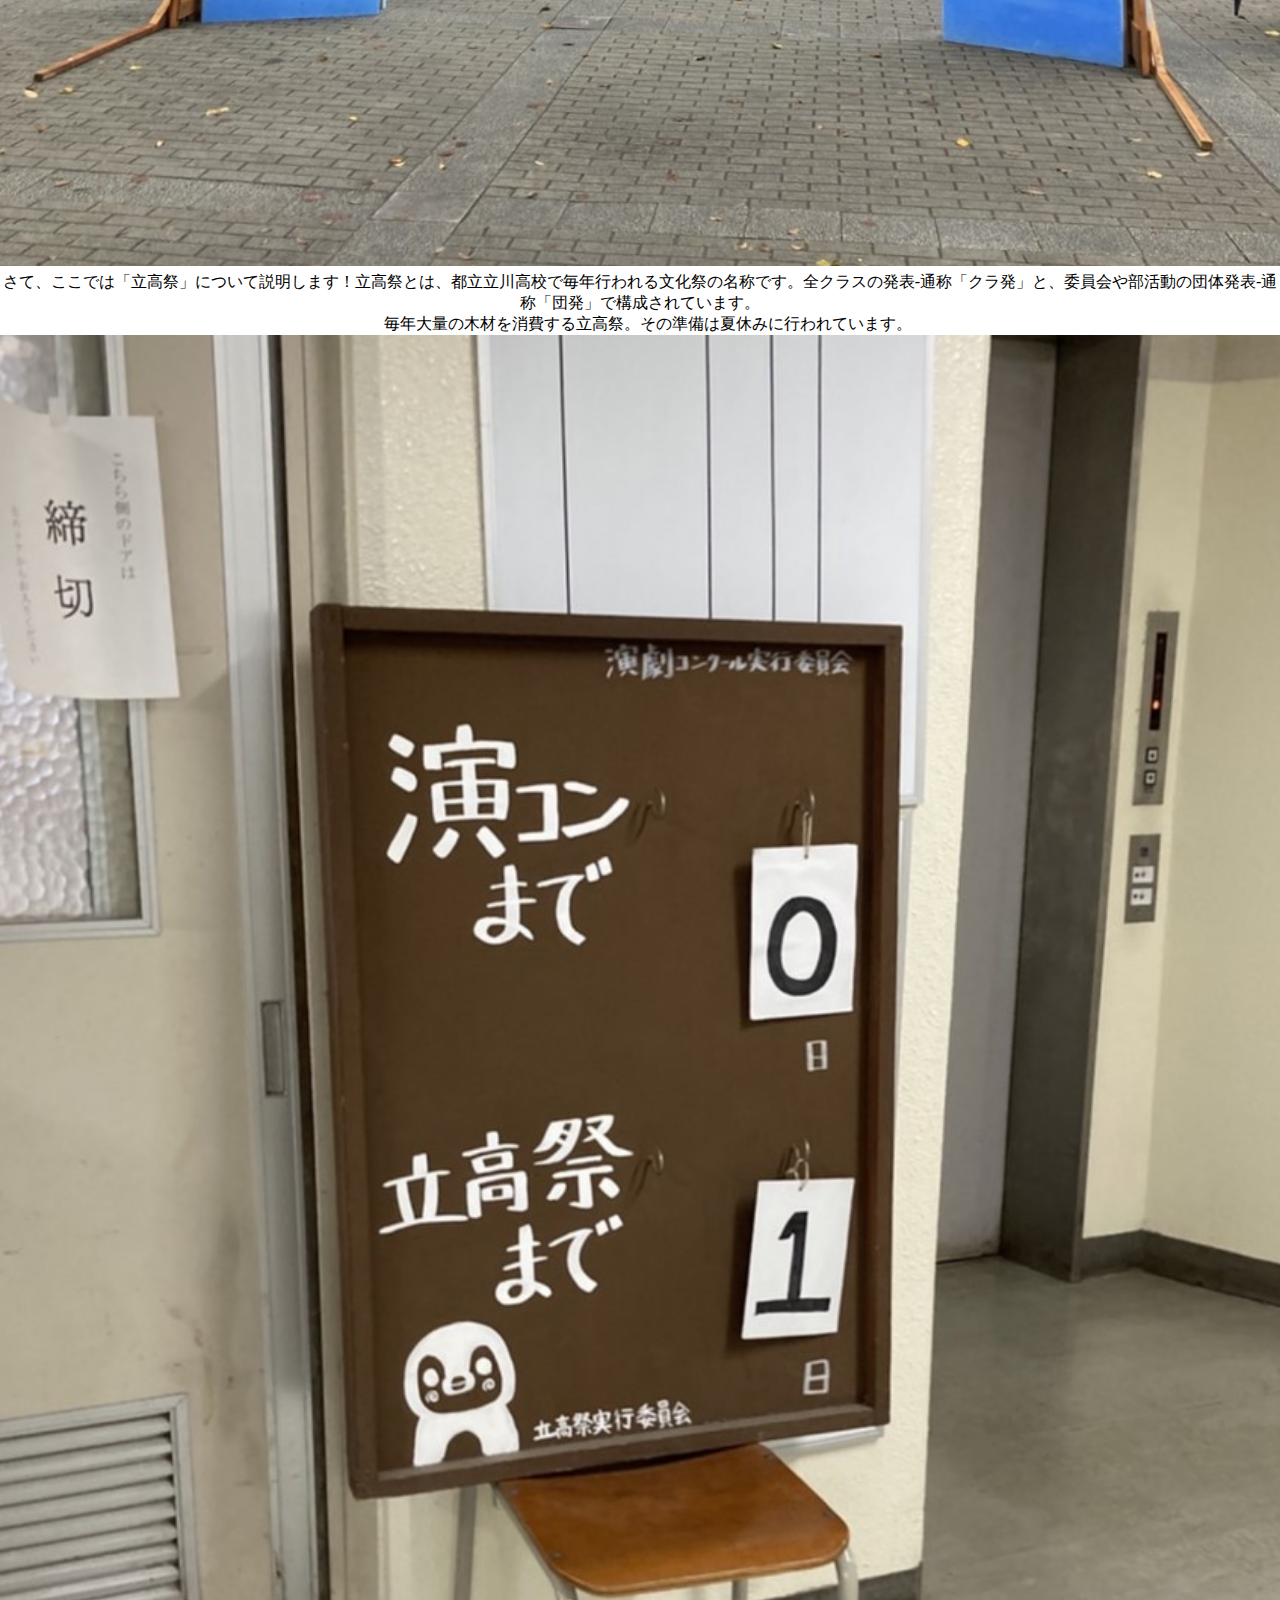
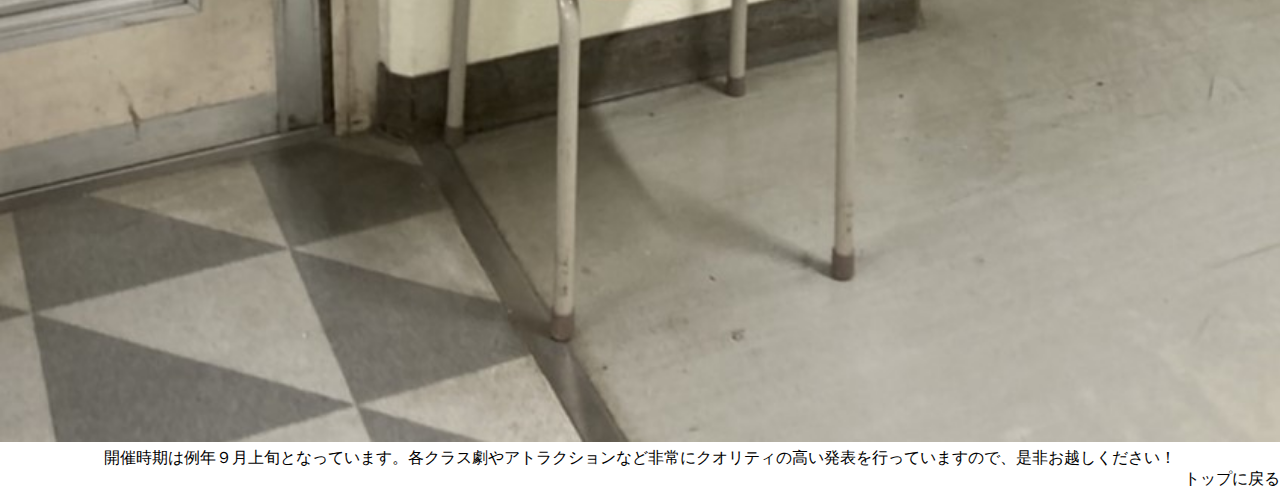
<file: whatis.html>
<!DOCTYPE html>
<html>

<head>
  <meta charset="utf-8">
  <link rel="stylesheet" href="style.css">
  <link rel="icon" href="favicon.ico">
  <link rel="apple-touch-icon" sizes="180x180" href="apple-touch-icon.png">
  <title>立高祭とは？-立高祭</title>
  <meta name="viewport"
    content="width=device-width,initial-scale=1.0,minimum-scale=1.0,maximum-scale=1.0,user-scalable=no">
</head>

<!-- Google tag (gtag.js) -->
<script async src="https://www.googletagmanager.com/gtag/js?id=G-M7EDTWMFQ1"></script>
<script>
  window.dataLayer = window.dataLayer || [];
  function gtag(){dataLayer.push(arguments);}
  gtag('js', new Date());

  gtag('config', 'G-M7EDTWMFQ1');
</script>


<body style="text-align:center;">
  <header class="header-box">
    <a href="index.html">
      <h1 id="header-kai">第75回<span id="header-text">立高祭</span></h1>
    </a>
    <span class="menu_text">Menu</span>
    <!-- ハンバーガーメニュー部分 -->
    <div class="nav">
      <!-- ハンバーガーメニューの表示・非表示を切り替えるチェックボックス -->
      <input id="drawer_input" class="drawer_hidden" type="checkbox">
      <!-- ハンバーガーアイコン -->
      <label for="drawer_input" class="drawer_open"><span></span></label>

      <!-- メニュー -->
      <nav class="nav_content">
        <ul class="nav_list">
          <li class="nav_item"><a href="whatis.html">立高祭とは？</a></li>
          <li class="nav_item"><a href="about.html">今年の立高祭</a></li>
          <li class="nav_item"><a href="map.html">校内マップ</a></li>
          <li class="nav_item"><a href="detail.html">発表一覧</a></li>
          <li class="nav_item"><a href="access.html">アクセス</a></li>
          <li class="nav_item"><a href="site.html">このサイトについて</a></li>
          <li class="nav_item"><a href="license.html">ライセンス</a></li>
        </ul>
      </nav>
    </div>
  </header>

  <div class="main">
    <h1 class="title_text" style="text-align:left;">立高祭とは？</h1>

    <img src="images/mon.jpg" style="width:100%"></img>
    <a>　さて、ここでは「立高祭」について説明します！立高祭とは、都立立川高校で毎年行われる文化祭の名称です。全クラスの発表-通称「クラ発」と、委員会や部活動の団体発表-通称「団発」で構成されています。<br>　毎年大量の木材を消費する立高祭。その準備は夏休みに行われています。</a>

    <img src="images/board.jpg" style="width:100%"></img>
    <a>　開催時期は例年９月上旬となっています。各クラス劇やアトラクションなど非常にクオリティの高い発表を行っていますので、是非お越しください！</a>

    <div style="text-align:right;">
      <a href="index.html" style="text-decoration: none;">トップに戻る</a>
    </div>
  </div>

</body>

</html>
</file>
<file: style.css>
body {
    text-align: center;
    margin: 0px;
    padding: 0px;
    overflow: scroll;
    -ms-overflow-style: none;
    /* IE, Edge 対応 */
    scrollbar-width: none;
    /* Firefox 対応 */
}

body::-webkit-scrollbar {
    /* Chrome, Safari 対応 */
    display: none;
}

.menu_text {
    color: white;
    position: absolute;
    top: 4svh;
    right: 2svw;
    margin-left: 5svw;
    font-size: 5svw;
}

.reset {
    margin-top: 10svh;
}

.header-box {
    position: fixed;
    top: 0;
    text-align: left;
    width: 100svw;
    height: 8svh;
    background-color: #664a79;
    align-items: center;
    z-index: 1000;
}

a {
    text-decoration: none;
    color: black;
}

#header-kai {
    font-family: serif;
    font-weight: bolder;
    position: fixed;
    position: relative;
    font-size: 3svh;
    margin-left: 18svw;
    margin-top: auto;
    margin-bottom: auto;
    color: white;
}

#header-text {
    font-family: serif;
    font-weight: bolder;
    position: relative;
    font-size: 5.5svh;
    margin-left: 2svw;
    margin-top: auto;
    margin-bottom: auto;
    color: white;
}

.main {
    z-index: 50;
    position: absolute;
    top: 8svh;
}

.container1 {
    margin: 0 2vw;
}

/*hamburger menu*/
.drawer_hidden {
    display: none;
}

/* ハンバーガーアイコンの設置スペース */
.drawer_open {
    display: flex;
    height: 15svw;
    width: 15svw;
    justify-content: center;
    align-items: center;
    position: absolute;
    z-index: 100;
    right: 0;
    top: 2.5svh;
    /* 重なり順を一番上にする */
    cursor: pointer;
}

/* ハンバーガーメニューのアイコン */
.drawer_open span,
.drawer_open span:before,
.drawer_open span:after {
    content: '';
    display: block;
    height: 0.75svw;
    width: 6.25svw;
    border-radius: 0.75svw;
    background: #fff;
    transition: 0.5s;
    position: absolute;
}

/* 三本線の一番上の棒の位置調整 */
.drawer_open span:before {
    bottom: 2svw;
}

/* 三本線の一番下の棒の位置調整 */
.drawer_open span:after {
    top: 2svw;
}

/* アイコンがクリックされたら真ん中の線を透明にする */
#drawer_input:checked~.drawer_open span {
    background: rgba(255, 255, 255, 0);
}

/* アイコンがクリックされたらアイコンが×印になように上下の線を回転 */
#drawer_input:checked~.drawer_open span::before {
    bottom: 0;
    transform: rotate(45deg);
}

#drawer_input:checked~.drawer_open span::after {
    top: 0;
    transform: rotate(-45deg);
}

/* メニューのデザイン*/
.nav_content {
    width: 100%;
    height: 100%;
    top: 8svh;
    left: 100%;
    /* メニューを画面の外に飛ばす */
    background: #fff;
    transition: .5s;
    position: fixed;
    z-index: 100;
    background-color: rgba(255, 255, 255, 0.796);
}

/* メニュー黒ポチを消す */
.nav_list {
    margin-top: 5svh;
    margin-left: 0svw;
    list-style: none;
    font-size: 7svw;
}

/* アイコンがクリックされたらメニューを表示 */
#drawer_input:checked~.nav_content {
    left: 25svw;
    /* メニューを画面に入れる */
}

.nav {
    /*margin-left: 85svw;*/
    z-index: 101;
}

.floorchange {
    /*position: relative;
    top: -4svh;*/
    display: flex;
    margin-top: -4svh;
    margin-bottom: -4svh;
}

.position {
    /*position: relative;
    top: -4svh;*/
    margin-top: 5svh;
}

.floorbutton {
    margin-top: 3svh;
    margin-left: 9svw;
    width: 9svw;
    height: 9svw;
    background-color: #e7c3ff;
    border: none;
    -webkit-appearance: none;
    appearance: none;
}

#mapcontainer {
    z-index: 10;
}

.leaflet {
    z-index: 50;
}

.now_floor_disp {
    font-size: 10svw;
}

.now_floor_disp_num {
    font-size: 20svw;
}

#select_id {
    color: blue;
}

.container {
    color: #333;
    width: 90svw;
    border: 2px solid;
    border-color: #333;
    border-radius: 2svw;
    margin: auto;
    padding: 1svw;
    margin-top: 2svh;
    text-align: left;
}

.place_name_box {
    display: flex;
    justify-content: space-between;
}

.kikaku_name {
    font-weight: bold;
    font-size: 5.5svw;
    float: left;
    margin-left: 2svw;
    margin-top: 0.5svh;
}

.place_name {
    text-align: right;
    font-weight: bold;
    font-size: 4.5svw;
    margin-right: 2svw;
    margin-top: 0.75svh;
    align-items: center;
    display: flex;
    background-color: #e7c3ff;
    border-radius: 2svw;
    padding: 0.75svw 1svw;
}

.dantai_name {
    text-align: right;
    margin-bottom: -0.75svh;
    margin-top: 0svh;
    font-size: 3svw;
}

.time {
    font-weight: bold;
    font-size: 4.5svw;
    margin-left: 3svw;
    margin-top: 0.5svh;
    margin-bottom: 0svw;
    text-align: right;
}

.syokai {
    margin: 0svw 3svw 0svw 4svw;
}

.naiyou {
    margin: 1svw 1svw;
    font-size: 3.5svw;
}

#popup_box {
    padding-left: 5svw;
    text-align: left;
    margin: 10svw;
    margin-top: 20svh;
    z-index: 0;
    width: 75svw;
    height: 100svw;
    background-color: rgba(0, 0, 0, 0.75);
    position: fixed;
    visibility: hidden;
    opacity: 0;
}

@keyframes fadeIn {
    0% {
        opacity: 0;
        z-index: 0;
        visibility: hidden;
    }

    100% {
        opacity: 1;
        z-index: 100;
        visibility: visible;
    }
}

@keyframes fadeOut {
    0% {
        opacity: 1;
        z-index: 100;
        visibility: visible;
    }

    100% {
        opacity: 0;
        z-index: 0;
        visibility: hidden;
    }
}

#popup_text {
    font-size: 7svw;
    color: #fff;
    font-weight: bold;
    margin-top: 5svw;
    display: flex;
}

#popup_message {
    font-size: 5svw;
    color: #fff;
}

.close_button {
    position: absolute;
    top: 6svw;
    right: 5svw;
    border: none;
    outline: none;
    background: rgb(255, 255, 255);
    font-size: 4svw;
    font-weight: bold;
    color: #000000;
}

#htmlcode {
    margin-top: -8svh;
    padding-top: 8svh;
}

.sp_top_img {
    width: 100svw;
    height: 80svh;
    position: relative;
    /*top: 8svh;
    left: -15svw;*/
}

.toha {
    width: 45%;
    border-width: 3px;
    border-style: solid;
    border-color: #8d93c8;
    border-radius: 2vw;
    background-color: rgba(164, 168, 212, 0.4);
    font-size: 25px;
    color: black;
    margin-right: 10px;
    font-weight: bold;
    display: flex;
    justify-content: center;
    align-items: center;
    text-shadow: 0 0 10px #f0f6da;

}

.tuite {
    width: 45%;
    border-width: 3px;
    border-style: solid;
    border-color: #8d93c8;
    border-radius: 2vw;
    background-color: rgba(164, 168, 212, 0.4);
    display: table-cell;
    vertical-align: middle;
    font-size: 22px;
    color: black;
    margin-left: 10px;
    font-weight: bold;
    display: flex;
    justify-content: center;
    align-items: center;
    text-shadow: 0 0 10px #f0f6da;
}

.minicontainer {
    display: flex;
    flex-wrap: wrap;
    width: 100%;
    margin: 0 auto;
    display: flex;
    justify-content: center;
    margin-top: 1svh;
    position: relative;
}

.title {
    position: absolute;
    top: 30svh;
    left: 50svw;
    font-size: 12svw;
    color: #000000;
    padding: 0;
    margin: 0;
    transform: translate(-50%, -50%);
    writing-mode: vertical-lr;
    text-shadow: 0 0 15px white;
}

span {
    position: relative;
    top: 1%;
    text-combine-upright: all;
    -webkit-text-combine: horizontal;
}

.title2 {
    position: absolute;
    top: 52svh;
    margin-left: 50svw;
    font-size: 10svw;
    color: white;
    transform: translate(-50%, -50%);
    text-shadow: 0 0 15px #a6bbed;
    color: #ed98ce;
}

.date {
    position: absolute;
    top: 65svh;
    margin-left: 50svw;
    margin-top: 0;
    font-size: 7svw;
    color: #fafdff;
    transform: translate(-50%, -50%);
}

.title_text {
    margin-left: 4svw;
}

@media screen and (max-width: 768px) {
    body {
        touch-action: pan-x pan-y;
    }
}

.kiyaku_koumoku {
    text-align: left;
    margin-left: 10vw;
}
</file>
